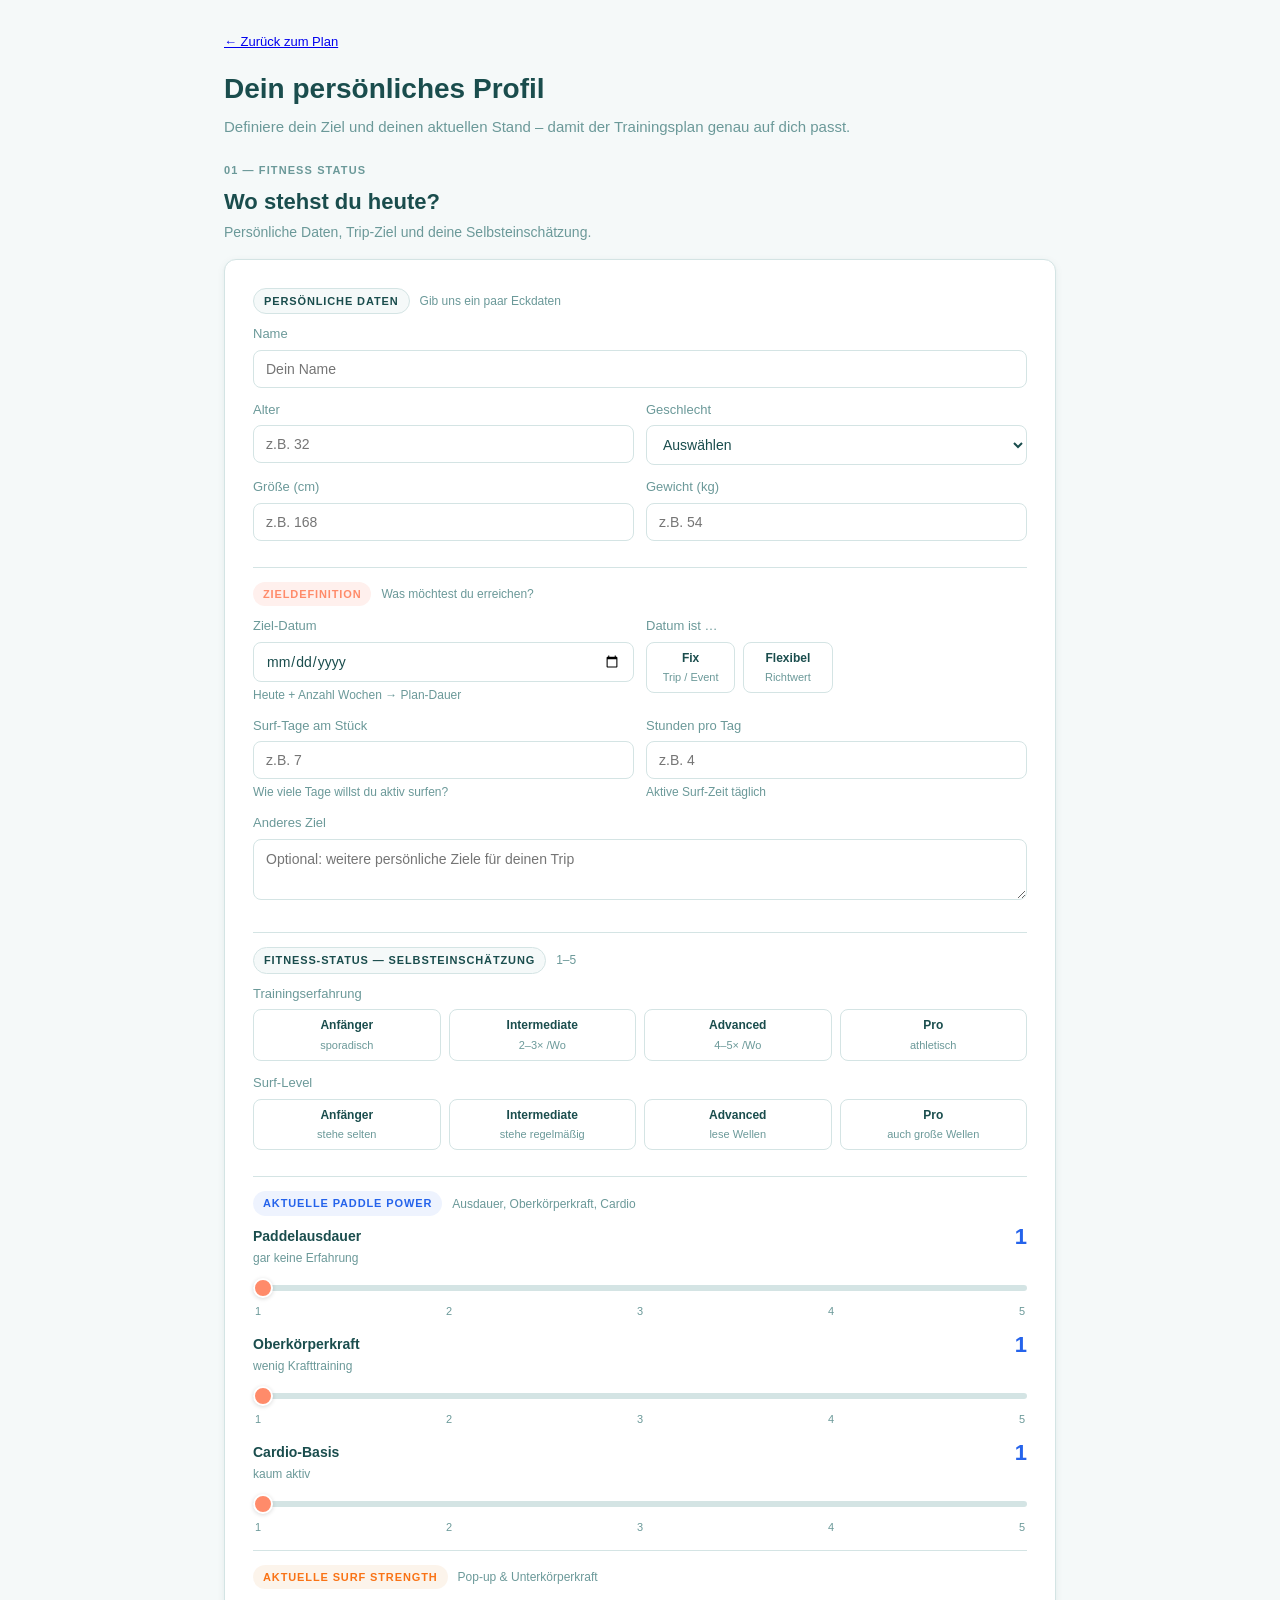
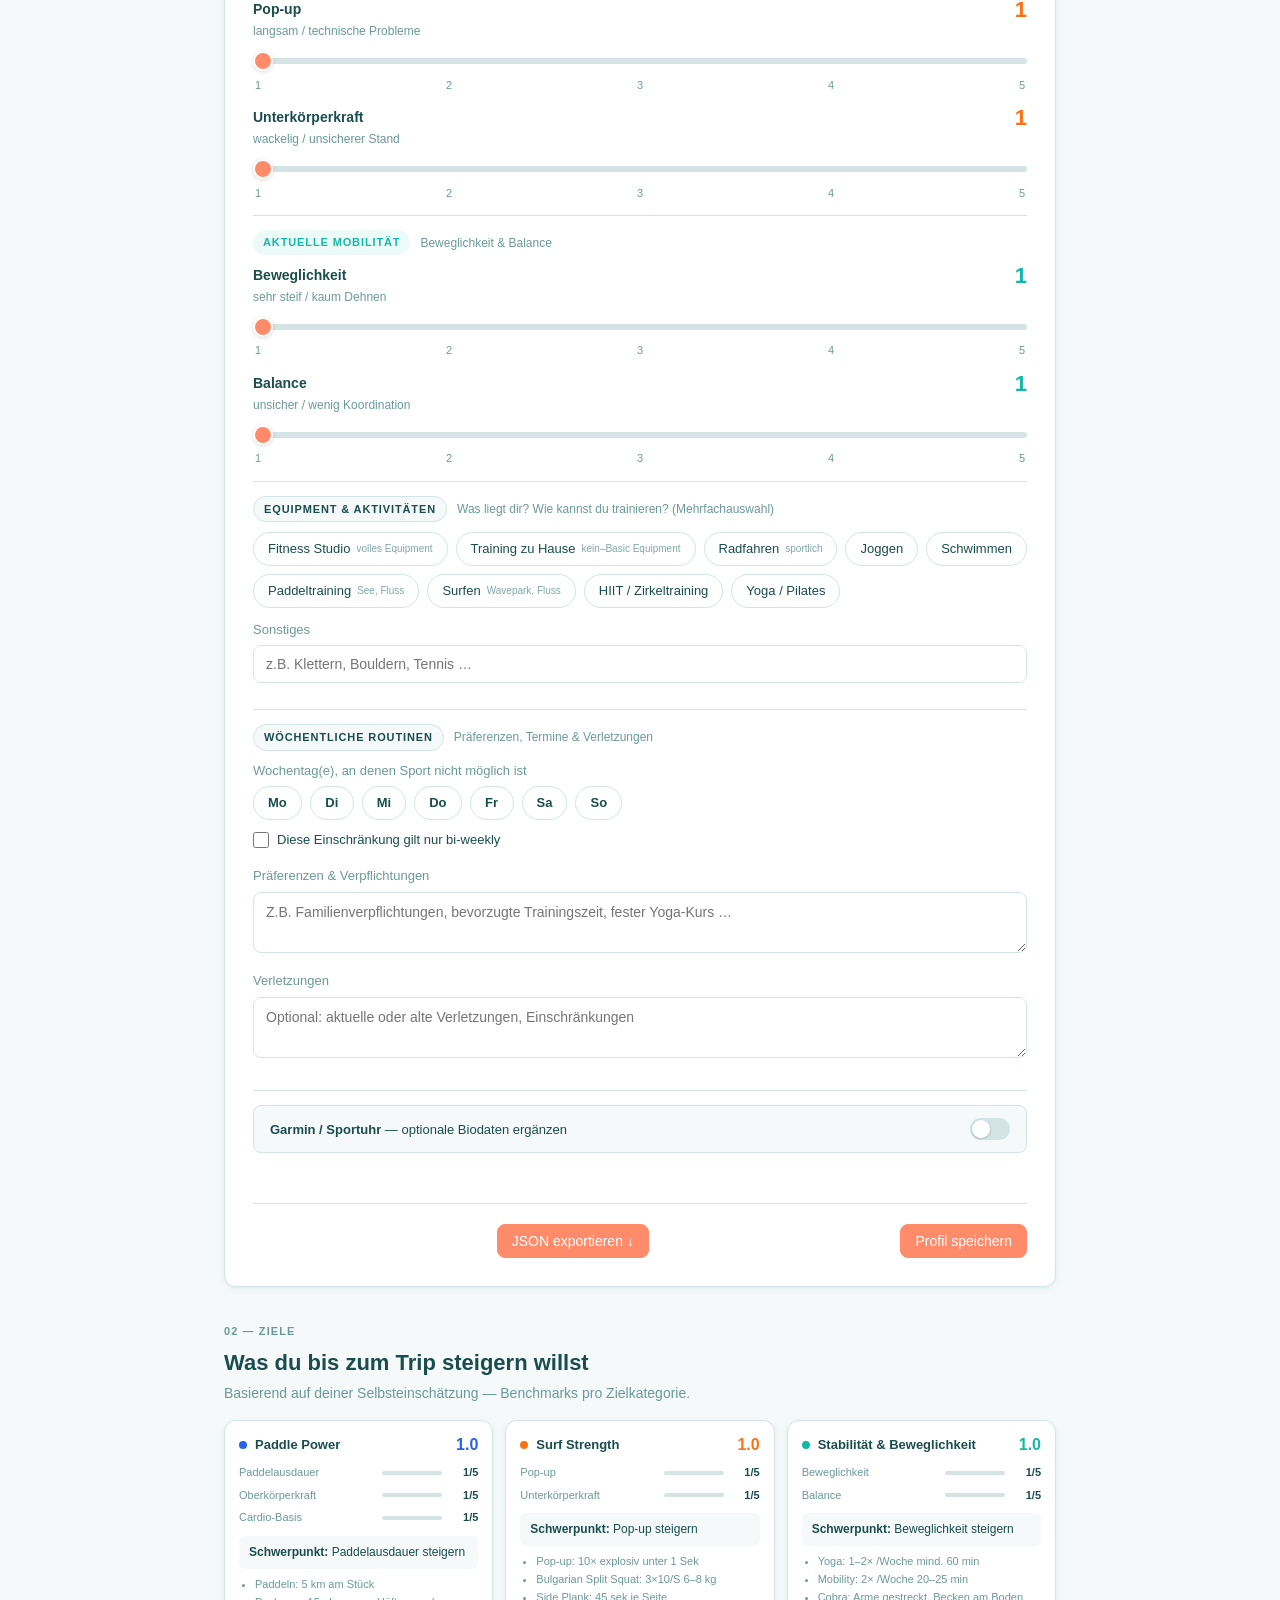
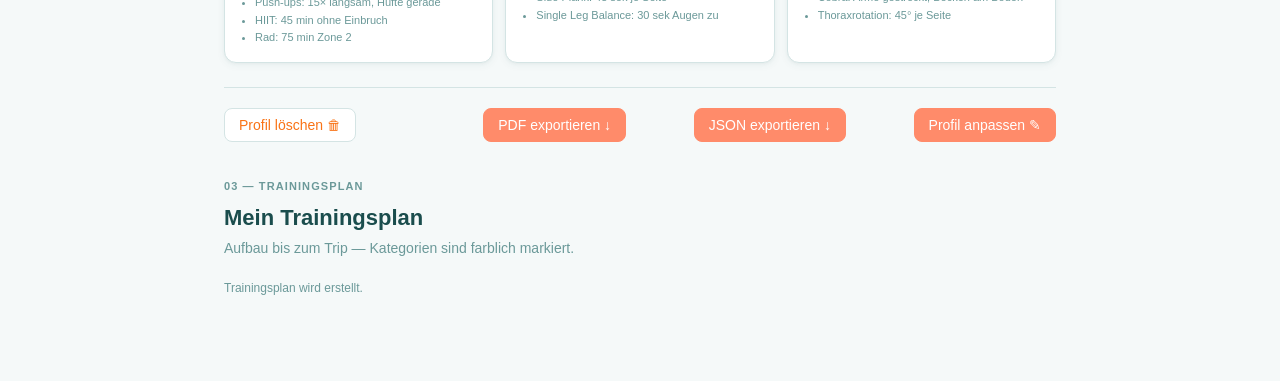
<file: 2026_PGD-FitnessPlanner/pgd-features/inputform/pgd-inputform.html>
<!DOCTYPE html>
<html lang="de">
<head>
  <meta charset="UTF-8">
  <meta name="viewport" content="width=device-width, initial-scale=1.0">
  <title>PDG - Surf Profil</title>
  <link rel="stylesheet" href="../../shared/styles.css">
</head>
<body class="form-page">

  <div class="header">
    <div class="header-eyebrow"><a href="../../index.html">← Zurück zum Plan</a></div>
    <h1>Dein persönliches Profil</h1>
    <p>Definiere dein Ziel und deinen aktuellen Stand – damit der Trainingsplan genau auf dich passt.</p>
  </div>

  <!-- ============================================
       ABSCHNITT 1: FITNESS STATUS
       ============================================ -->
  <section class="page-section" id="page-status">
    <div class="page-section-header">
      <div class="page-section-eyebrow">01 — Fitness Status</div>
      <h2>Wo stehst du heute?</h2>
      <p>Persönliche Daten, Trip-Ziel und deine Selbsteinschätzung.</p>
    </div>

    <!-- VIEW MODE (Read-only Darstellung) -->
    <div class="status-view" id="status-view" hidden>
      <div class="status-view-grid" id="status-view-grid"></div>
    </div>

    <!-- EDIT MODE (Eingabe) -->
    <div class="main status-edit" id="status-edit">

      <!-- 1. Persönliche Daten -->
      <div class="status-block">
        <div class="block-header">
          <span class="block-tag tag-personal">Persönliche Daten</span>
          <span class="block-hint">Gib uns ein paar Eckdaten</span>
        </div>

        <div class="field-group">
          <label class="field-label" for="name">Name</label>
          <input type="text" id="name" placeholder="Dein Name" autocomplete="given-name" />
        </div>

        <div class="field-row">
          <div class="field-group">
            <label class="field-label" for="alter">Alter</label>
            <input type="number" id="alter" placeholder="z.B. 32" min="16" max="80" />
          </div>
          <div class="field-group">
            <label class="field-label" for="geschlecht">Geschlecht</label>
            <select id="geschlecht">
              <option value="">Auswählen</option>
              <option value="w">Weiblich</option>
              <option value="m">Männlich</option>
              <option value="d">Divers</option>
            </select>
          </div>
        </div>

        <div class="field-row">
          <div class="field-group">
            <label class="field-label" for="groesse">Größe (cm)</label>
            <input type="number" id="groesse" placeholder="z.B. 168" min="140" max="220" />
          </div>
          <div class="field-group">
            <label class="field-label" for="gewicht">Gewicht (kg)</label>
            <input type="number" id="gewicht" placeholder="z.B. 54" min="40" max="150" />
          </div>
        </div>
      </div>

      <!-- 2. Zieldefinition -->
      <div class="status-block">
        <div class="block-header">
          <span class="block-tag tag-goal">Zieldefinition</span>
          <span class="block-hint">Was möchtest du erreichen?</span>
        </div>

        <div class="field-row">
          <div class="field-group">
            <label class="field-label" for="trip-datum">Ziel-Datum</label>
            <input type="date" id="trip-datum" />
            <div class="field-hint">Heute + Anzahl Wochen → Plan-Dauer</div>
          </div>
          <div class="field-group">
            <label class="field-label">Datum ist …</label>
            <div class="level-group level-group-2">
              <button class="level-btn" data-group="datum-flex" data-value="fix">Fix<div class="level-sub">Trip / Event</div></button>
              <button class="level-btn" data-group="datum-flex" data-value="flexibel">Flexibel<div class="level-sub">Richtwert</div></button>
            </div>
          </div>
        </div>

        <div class="field-row">
          <div class="field-group">
            <label class="field-label" for="surf-tage">Surf-Tage am Stück</label>
            <input type="number" id="surf-tage" placeholder="z.B. 7" min="1" max="30" />
            <div class="field-hint">Wie viele Tage willst du aktiv surfen?</div>
          </div>
          <div class="field-group">
            <label class="field-label" for="surf-stunden">Stunden pro Tag</label>
            <input type="number" id="surf-stunden" placeholder="z.B. 4" min="1" max="10" step="0.5" />
            <div class="field-hint">Aktive Surf-Zeit täglich</div>
          </div>
        </div>

        <div class="field-group">
          <label class="field-label" for="anderes-ziel">Anderes Ziel</label>
          <textarea id="anderes-ziel" rows="2" placeholder="Optional: weitere persönliche Ziele für deinen Trip"></textarea>
        </div>
      </div>

      <!-- 3. Fitness-Status — Selbsteinschätzung -->
      <div class="status-block">
        <div class="block-header">
          <span class="block-tag tag-personal">Fitness-Status — Selbsteinschätzung</span>
          <span class="block-hint">1–5</span>
        </div>

        <div class="field-group">
          <label class="field-label">Trainingserfahrung</label>
          <div class="level-group">
            <button class="level-btn" data-group="training" data-value="anfaenger">
              Anfänger<div class="level-sub">sporadisch</div>
            </button>
            <button class="level-btn" data-group="training" data-value="intermediate">
              Intermediate<div class="level-sub">2–3× /Wo</div>
            </button>
            <button class="level-btn" data-group="training" data-value="advanced">
              Advanced<div class="level-sub">4–5× /Wo</div>
            </button>
            <button class="level-btn" data-group="training" data-value="pro">
              Pro<div class="level-sub">athletisch</div>
            </button>
          </div>
        </div>

        <div class="field-group">
          <label class="field-label">Surf-Level</label>
          <div class="level-group">
            <button class="level-btn" data-group="surf" data-value="anfaenger">
              Anfänger<div class="level-sub">stehe selten</div>
            </button>
            <button class="level-btn" data-group="surf" data-value="intermediate">
              Intermediate<div class="level-sub">stehe regelmäßig</div>
            </button>
            <button class="level-btn" data-group="surf" data-value="advanced">
              Advanced<div class="level-sub">lese Wellen</div>
            </button>
            <button class="level-btn" data-group="surf" data-value="pro">
              Pro<div class="level-sub">auch große Wellen</div>
            </button>
          </div>
        </div>
      </div>

      <!-- Aktuelle Paddle Power -->
      <div class="status-block">
        <div class="block-header">
          <span class="block-tag tag-paddle">Aktuelle Paddle Power</span>
          <span class="block-hint">Ausdauer, Oberkörperkraft, Cardio</span>
        </div>

        <div class="scale-field">
          <div class="scale-header">
            <div>
              <div class="scale-name">Paddelausdauer</div>
              <div class="scale-desc" id="desc-paddelausdauer"></div>
            </div>
            <div class="scale-value accent-paddle" id="val-paddelausdauer">1</div>
          </div>
          <input type="range" class="range-paddle" min="1" max="5" value="1" step="1" id="range-paddelausdauer" data-key="paddelausdauer" data-category="paddle">
          <div class="scale-ticks"><span class="scale-tick">1</span><span class="scale-tick">2</span><span class="scale-tick">3</span><span class="scale-tick">4</span><span class="scale-tick">5</span></div>
        </div>

        <div class="scale-field">
          <div class="scale-header">
            <div>
              <div class="scale-name">Oberkörperkraft</div>
              <div class="scale-desc" id="desc-okoerper"></div>
            </div>
            <div class="scale-value accent-paddle" id="val-okoerper">1</div>
          </div>
          <input type="range" class="range-paddle" min="1" max="5" value="1" step="1" id="range-okoerper" data-key="okoerper" data-category="paddle">
          <div class="scale-ticks"><span class="scale-tick">1</span><span class="scale-tick">2</span><span class="scale-tick">3</span><span class="scale-tick">4</span><span class="scale-tick">5</span></div>
        </div>

        <div class="scale-field">
          <div class="scale-header">
            <div>
              <div class="scale-name">Cardio-Basis</div>
              <div class="scale-desc" id="desc-cardio"></div>
            </div>
            <div class="scale-value accent-paddle" id="val-cardio">1</div>
          </div>
          <input type="range" class="range-paddle" min="1" max="5" value="1" step="1" id="range-cardio" data-key="cardio" data-category="paddle">
          <div class="scale-ticks"><span class="scale-tick">1</span><span class="scale-tick">2</span><span class="scale-tick">3</span><span class="scale-tick">4</span><span class="scale-tick">5</span></div>
        </div>
      </div>

      <!-- Aktuelle Surf Strength -->
      <div class="status-block">
        <div class="block-header">
          <span class="block-tag tag-strength">Aktuelle Surf Strength</span>
          <span class="block-hint">Pop-up & Unterkörperkraft</span>
        </div>

        <div class="scale-field">
          <div class="scale-header">
            <div>
              <div class="scale-name">Pop-up</div>
              <div class="scale-desc" id="desc-popup"></div>
            </div>
            <div class="scale-value accent-strength" id="val-popup">1</div>
          </div>
          <input type="range" class="range-strength" min="1" max="5" value="1" step="1" id="range-popup" data-key="popup" data-category="strength">
          <div class="scale-ticks"><span class="scale-tick">1</span><span class="scale-tick">2</span><span class="scale-tick">3</span><span class="scale-tick">4</span><span class="scale-tick">5</span></div>
        </div>

        <div class="scale-field">
          <div class="scale-header">
            <div>
              <div class="scale-name">Unterkörperkraft</div>
              <div class="scale-desc" id="desc-stabilitaet"></div>
            </div>
            <div class="scale-value accent-strength" id="val-stabilitaet">1</div>
          </div>
          <input type="range" class="range-strength" min="1" max="5" value="1" step="1" id="range-stabilitaet" data-key="stabilitaet" data-category="strength">
          <div class="scale-ticks"><span class="scale-tick">1</span><span class="scale-tick">2</span><span class="scale-tick">3</span><span class="scale-tick">4</span><span class="scale-tick">5</span></div>
        </div>
      </div>

      <!-- Aktuelle Mobilität -->
      <div class="status-block">
        <div class="block-header">
          <span class="block-tag tag-mobility">Aktuelle Mobilität</span>
          <span class="block-hint">Beweglichkeit & Balance</span>
        </div>

        <div class="scale-field">
          <div class="scale-header">
            <div>
              <div class="scale-name">Beweglichkeit</div>
              <div class="scale-desc" id="desc-beweglichkeit"></div>
            </div>
            <div class="scale-value accent-mobility" id="val-beweglichkeit">1</div>
          </div>
          <input type="range" class="range-mobility" min="1" max="5" value="1" step="1" id="range-beweglichkeit" data-key="beweglichkeit" data-category="mobility">
          <div class="scale-ticks"><span class="scale-tick">1</span><span class="scale-tick">2</span><span class="scale-tick">3</span><span class="scale-tick">4</span><span class="scale-tick">5</span></div>
        </div>

        <div class="scale-field">
          <div class="scale-header">
            <div>
              <div class="scale-name">Balance</div>
              <div class="scale-desc" id="desc-balance"></div>
            </div>
            <div class="scale-value accent-mobility" id="val-balance">1</div>
          </div>
          <input type="range" class="range-mobility" min="1" max="5" value="1" step="1" id="range-balance" data-key="balance" data-category="mobility">
          <div class="scale-ticks"><span class="scale-tick">1</span><span class="scale-tick">2</span><span class="scale-tick">3</span><span class="scale-tick">4</span><span class="scale-tick">5</span></div>
        </div>
      </div>

      <!-- Equipment, Routinen & Präferenzen -->
      <div class="status-block">
        <div class="block-header">
          <span class="block-tag tag-personal">Equipment & Aktivitäten</span>
          <span class="block-hint">Was liegt dir? Wie kannst du trainieren? (Mehrfachauswahl)</span>
        </div>

        <div class="field-group">
          <div class="chip-group" id="chip-group-equipment">
            <button class="chip" data-value="studio">Fitness Studio<span class="chip-sub">volles Equipment</span></button>
            <button class="chip" data-value="home">Training zu Hause<span class="chip-sub">kein–Basic Equipment</span></button>
            <button class="chip" data-value="rad">Radfahren<span class="chip-sub">sportlich</span></button>
            <button class="chip" data-value="joggen">Joggen</button>
            <button class="chip" data-value="schwimmen">Schwimmen</button>
            <button class="chip" data-value="paddeln">Paddeltraining<span class="chip-sub">See, Fluss</span></button>
            <button class="chip" data-value="surfen">Surfen<span class="chip-sub">Wavepark, Fluss</span></button>
            <button class="chip" data-value="hiit">HIIT / Zirkeltraining</button>
            <button class="chip" data-value="yoga">Yoga / Pilates</button>
          </div>
        </div>

        <div class="field-group">
          <label class="field-label" for="equipment-sonstiges">Sonstiges</label>
          <input type="text" id="equipment-sonstiges" placeholder="z.B. Klettern, Bouldern, Tennis …" />
        </div>
      </div>

      <!-- Wöchentliche Routinen -->
      <div class="status-block">
        <div class="block-header">
          <span class="block-tag tag-personal">Wöchentliche Routinen</span>
          <span class="block-hint">Präferenzen, Termine & Verletzungen</span>
        </div>

        <div class="field-group">
          <label class="field-label">Wochentag(e), an denen Sport nicht möglich ist</label>
          <div class="chip-group" id="chip-group-weekdays">
            <button class="chip chip-day" data-value="mo">Mo</button>
            <button class="chip chip-day" data-value="di">Di</button>
            <button class="chip chip-day" data-value="mi">Mi</button>
            <button class="chip chip-day" data-value="do">Do</button>
            <button class="chip chip-day" data-value="fr">Fr</button>
            <button class="chip chip-day" data-value="sa">Sa</button>
            <button class="chip chip-day" data-value="so">So</button>
          </div>
          <label class="checkbox-row">
            <input type="checkbox" id="weekdays-biweekly" />
            <span>Diese Einschränkung gilt nur bi-weekly</span>
          </label>
        </div>

        <div class="field-group">
          <label class="field-label" for="praeferenzen">Präferenzen & Verpflichtungen</label>
          <textarea id="praeferenzen" rows="2" placeholder="Z.B. Familienverpflichtungen, bevorzugte Trainingszeit, fester Yoga-Kurs …"></textarea>
        </div>

        <div class="field-group">
          <label class="field-label" for="verletzungen">Verletzungen</label>
          <textarea id="verletzungen" rows="2" placeholder="Optional: aktuelle oder alte Verletzungen, Einschränkungen"></textarea>
        </div>
      </div>

      <!-- Garmin (optional) -->
      <div class="status-block">
        <div class="garmin-toggle" id="garmin-toggle-paddle">
          <div class="garmin-toggle-label"><strong>Garmin / Sportuhr</strong> — optionale Biodaten ergänzen</div>
          <div class="toggle-switch" id="toggle-garmin-paddle"><div class="toggle-knob"></div></div>
        </div>

        <div class="garmin-fields" id="garmin-paddle">
          <div class="garmin-grid">
            <div class="garmin-field">
              <label for="vo2max">VO2max (ml/kg/min)</label>
              <input type="number" id="vo2max" placeholder="z.B. 42" min="20" max="90" />
            </div>
            <div class="garmin-field">
              <label for="ruhe-hf">Ruheherzfrequenz (bpm)</label>
              <input type="number" id="ruhe-hf" placeholder="z.B. 58" min="30" max="100" />
            </div>
            <div class="garmin-field">
              <label for="hrv">HRV (ms)</label>
              <input type="number" id="hrv" placeholder="z.B. 45" min="10" max="200" />
            </div>
            <div class="garmin-field">
              <label for="body-battery">Body Battery (0–100)</label>
              <input type="number" id="body-battery" placeholder="z.B. 72" min="0" max="100" />
            </div>
            <div class="garmin-field">
              <label for="load">Wöch. Trainingsbelastung</label>
              <input type="number" id="load" placeholder="z.B. 320" min="0" max="2000" />
            </div>
            <div class="garmin-field">
              <label for="garmin-status">Trainingsstatus</label>
              <select id="garmin-status">
                <option value="">Auswählen</option>
                <option>Unproduktiv</option>
                <option>Basis</option>
                <option>Aerob</option>
                <option>Spitzenform</option>
              </select>
            </div>
          </div>
        </div>
      </div>

      <div class="nav-bar">
        <button class="btn btn-export" id="btn-export">JSON exportieren ↓</button>
        <button class="btn btn-submit" id="btn-submit">Profil speichern →</button>
      </div>
    </div>
  </section>

  <!-- ============================================
       ABSCHNITT 2: ZIELE
       ============================================ -->
  <section class="page-section" id="page-goals">
    <div class="page-section-header">
      <div class="page-section-eyebrow">02 — Ziele</div>
      <h2>Was du bis zum Trip steigern willst</h2>
      <p>Basierend auf deiner Selbsteinschätzung — Benchmarks pro Zielkategorie.</p>
    </div>

    <div class="goals-grid" id="goals-grid">
      <!-- Goal cards rendered by JS -->
    </div>

    <div class="nav-bar" id="goals-nav-bar" hidden>
      <button class="btn btn-danger" id="btn-delete-user">Profil löschen 🗑</button>
      <button class="btn btn-export" id="btn-export-pdf">PDF exportieren ↓</button>
      <button class="btn btn-export" id="btn-export-view">JSON exportieren ↓</button>
      <button class="btn btn-submit" id="btn-edit">Profil anpassen ✎</button>
    </div>
  </section>

  <!-- ============================================
       ABSCHNITT 3: TRAININGSPLAN
       ============================================ -->
  <section class="page-section" id="page-plan">
    <div class="page-section-header">
      <div class="page-section-eyebrow">03 — Trainingsplan</div>
      <h2>Mein Trainingsplan</h2>
      <p>Aufbau bis zum Trip — Kategorien sind farblich markiert.</p>
    </div>

    <div class="plan-overview" id="plan-overview">
      <!-- Plan rows rendered by JS -->
    </div>
  </section>

  <!-- PDF Export Container (nur beim Drucken sichtbar) -->
  <div id="pdf-print-root" aria-hidden="true"></div>

  <script src="pgd-inputform.js"></script>
</body>
</html>
</file>
<file: 2026_PGD-FitnessPlanner/shared/styles.css>
/* ===================================
   PDG SURF FITNESS PLANNER
   Maldives Theme
   =================================== */

   :root {
    /* Colors */
    --bg: #f5f9f9;
    --surface: #ffffff;
    --border: #d4e4e4;
    --text: #1a4d4d;
    --muted: #6b9999;
    --accent: #ff8b6a;
    --accent-soft: #fff0ed;
    --success: #14b8a6;
    --success-soft: #d1fae5;
    --success-border: #7dd3c0;
  
    /* Sport Categories — Farbe folgt der Ziel-Gruppe (Paddel Power = Blau, Surf Strength = Orange, Stabilität = Teal, Erholung = Grün) */
    --cat-mobility: #14b8a6;
    --cat-yoga: #14b8a6;
    --cat-balance: #14b8a6;
    --cat-rad: #2563eb;
    --cat-laufen: #2563eb;
    --cat-paddeln: #2563eb;
    --cat-schwimmen: #2563eb;
    --cat-kraft-upper: #2563eb;
    --cat-kraft: #f97316;
    --cat-kraft-lower: #f97316;
    --cat-hiit: #f97316;
    --cat-popup: #f97316;
    --cat-surfen-eisbach: #f97316;
    --cat-surfen-o2: #f97316;
    --cat-surfen-jochen: #f97316;
    --cat-erholung: #22c55e;

    /* Form Accent Aliases (used by inputform.js) */
    --accent-paddle: var(--cat-paddeln);
    --accent-strength: var(--cat-kraft);
    --accent-mobility: var(--cat-mobility);

    /* Design Tokens */
    --radius: 12px;
    --shadow: 0 2px 8px rgba(26, 77, 77, 0.06), 0 1px 3px rgba(26, 77, 77, 0.04);
    --shadow-md: 0 4px 16px rgba(26, 77, 77, 0.08);
  }
  
  /* ===== BASE ===== */
  * {
    box-sizing: border-box;
    margin: 0;
    padding: 0;
  }
  
  body {
    font-family: -apple-system, BlinkMacSystemFont, "Segoe UI", Roboto, "Helvetica Neue", Arial, sans-serif;
    background: var(--bg);
    color: var(--text);
    font-size: 15px;
    line-height: 1.5;
    min-height: 100vh;
  }
  
  /* ===== HEADER ===== */
  .app-header {
    background: var(--surface);
    border-bottom: 1px solid var(--border);
    padding: 24px 32px 20px;
  }
  
  .header-top {
    display: flex;
    justify-content: space-between;
    align-items: center;
    gap: 16px;
    margin-bottom: 18px;
    flex-wrap: wrap;
  }

  .header-actions {
    display: flex;
    gap: 12px;
    align-items: center;
    flex-wrap: wrap;
  }

  .user-picker {
    display: inline-flex;
    align-items: center;
    gap: 6px;
    padding: 4px 6px 4px 10px;
    border: 1px solid var(--border);
    border-radius: 8px;
    background: var(--surface);
  }
  .user-picker-label {
    font-size: 11px;
    text-transform: uppercase;
    letter-spacing: 0.06em;
    color: var(--muted);
  }
  .user-select {
    border: 0;
    background: transparent;
    font-family: inherit;
    font-size: 14px;
    font-weight: 500;
    color: var(--text);
    padding: 4px 4px 4px 0;
    cursor: pointer;
  }
  .user-select:focus { outline: none; }

  .empty-state {
    max-width: 600px;
    margin: 48px auto;
    padding: 24px;
  }
  .empty-card {
    background: var(--surface);
    border: 1px solid var(--border);
    border-radius: var(--radius);
    padding: 32px;
    text-align: center;
    box-shadow: var(--shadow-md);
  }
  .empty-card h2 {
    font-size: 22px;
    margin-bottom: 12px;
  }
  .empty-card p {
    color: var(--muted);
    font-size: 14px;
    margin-bottom: 20px;
    line-height: 1.5;
  }
  .empty-user-list {
    display: flex;
    flex-wrap: wrap;
    gap: 8px;
    justify-content: center;
    margin-bottom: 20px;
  }
  .empty-user-list p {
    width: 100%;
    margin-bottom: 6px;
    font-size: 12px;
    text-transform: uppercase;
    letter-spacing: 0.08em;
  }

  /* Progress-Overlay für lange Aktionen (z. B. Claude-API-Plan-Generierung) */
  .progress-overlay {
    position: fixed;
    inset: 0;
    background: rgba(26, 77, 77, 0.55);
    display: flex;
    align-items: center;
    justify-content: center;
    z-index: 1000;
  }
  .progress-overlay[hidden] { display: none; }
  .progress-card {
    background: var(--surface);
    border-radius: var(--radius);
    padding: 28px 36px;
    box-shadow: var(--shadow-md);
    display: flex;
    align-items: center;
    gap: 16px;
    max-width: 480px;
  }
  .progress-text {
    font-size: 14px;
    color: var(--text);
    font-weight: 500;
  }
  .spinner {
    width: 24px;
    height: 24px;
    border: 3px solid var(--border);
    border-top-color: var(--accent);
    border-radius: 50%;
    animation: spin 0.8s linear infinite;
    flex-shrink: 0;
  }
  @keyframes spin {
    to { transform: rotate(360deg); }
  }

  .fs-status {
    font-size: 12px;
    padding: 6px 10px;
    border-radius: 6px;
    margin-bottom: 6px;
    display: inline-block;
  }

  .fs-status.off { background: var(--bg); color: var(--muted); border: 1px solid var(--border); }
  .fs-status.on { background: var(--success-soft); color: var(--success); border: 1px solid var(--success-border); }
  .fs-status.warn { background: var(--accent-soft); color: var(--accent); border: 1px solid var(--accent); }
  
  .phase-name {
    margin: 0;
    font-size: 26px;
    font-weight: 700;
    display: inline-flex;
    align-items: center;
    gap: 10px;
  }
  
  .phase-icon {
    font-size: 26px;
  }
  
  /* ===== BUTTONS ===== */
  .btn {
    display: inline-flex;
    align-items: center;
    justify-content: center;
    padding: 8px 14px;
    border-radius: 8px;
    border: 1px solid var(--border);
    background: var(--surface);
    color: var(--text);
    font-size: 14px;
    font-weight: 500;
    cursor: pointer;
    transition: all 0.15s;
    font-family: inherit;
  }
  
  .btn:hover {
    background: var(--accent-soft);
  }
  
  .btn-primary {
    background: var(--accent);
    color: white;
    border-color: var(--accent);
    text-decoration: none;
  }

  .btn-primary:hover {
    background: #ff7452;
  }

  .btn-danger {
    background: var(--surface);
    color: var(--cat-hiit);
    border-color: var(--border);
    margin-right: auto;
  }

  .btn-danger:hover {
    background: var(--cat-hiit);
    color: white;
    border-color: var(--cat-hiit);
  }

  /* ===== PROGRESS SECTION ===== */
  .progress-section {
    margin-top: 24px;
    padding: 20px;
    background: var(--surface);
    border: 1px solid var(--border);
    border-radius: var(--radius);
    display: flex;
    flex-direction: column;
    gap: 20px;
  }
  
  .main-goal {}
  
  .goal-header {
    display: flex;
    justify-content: space-between;
    align-items: center;
    margin-bottom: 8px;
  }
  
  .goal-title {
    font-size: 16px;
    font-weight: 600;
    color: var(--text);
  }
  
  .goal-date {
    font-size: 13px;
    color: var(--muted);
  }
  
  .progress-bar {
    height: 8px;
    background: var(--accent-soft);
    border-radius: 999px;
    overflow: hidden;
  }
  
  .progress-bar-sm {
    height: 6px;
  }
  
  .progress-fill {
    height: 100%;
    background: linear-gradient(90deg, var(--success), #059669);
    transition: width 0.4s ease;
  }
  
  .progress-label {
    margin-top: 6px;
    font-size: 13px;
    color: var(--muted);
  }
  
  .sub-goals {
    display: grid;
    grid-template-columns: repeat(3, 1fr);
    gap: 16px;
  }
  
  .sub-goal {}
  
  .sub-goal-title {
    font-size: 14px;
    font-weight: 600;
    color: var(--text);
    margin-bottom: 6px;
  }
  
  .sub-goal-label {
    font-size: 12px;
    color: var(--muted);
    margin-top: 4px;
  }
  
  /* ===== WEEK TABS ===== */
  .week-tabs-wrapper {
    background: var(--surface);
    border-top: 1px solid var(--border);
    border-bottom: 2px solid var(--border);
    box-shadow: var(--shadow);
  }
  
  .week-tabs {
    max-width: 880px;
    margin: 0 auto;
    padding: 16px 0 0;
    display: flex;
    gap: 8px;
    overflow-x: auto;
    scrollbar-width: none;
  }

  .week-tabs::-webkit-scrollbar {
    display: none;
  }
  
  .week-tab {
    padding: 14px 18px 12px;
    border: none;
    background: transparent;
    cursor: pointer;
    border-bottom: 3px solid transparent;
    margin-bottom: -2px;
    white-space: nowrap;
    font-family: inherit;
    display: flex;
    flex-direction: column;
    gap: 3px;
    align-items: flex-start;
    transition: all 0.2s;
  }
  
  .week-tab:hover {
    background: var(--accent-soft);
  }
  
  .week-tab.active {
    background: var(--surface);
    border-bottom-color: var(--accent);
  }
  
  .week-tab.past.completed {
    background: var(--success-soft);
    border-bottom-color: var(--success);
  }

  .week-tab.past.incomplete {
    background: var(--border);
    border-bottom-color: var(--muted);
  }

  .week-num {
    font-size: 13px;
    font-weight: 400;
    color: var(--text);
    transition: color 0.15s;
  }

  .week-tab.active .week-num {
    color: var(--accent);
  }

  .week-tab.past.completed .week-num {
    color: var(--success);
  }

  .week-tab.past.incomplete .week-num {
    color: var(--muted);
  }

  .week-dates {
    font-size: 11px;
    font-weight: 400;
    color: var(--muted);
    opacity: 0.8;
  }

  .week-tab.active .week-dates {
    color: var(--accent);
  }

  .week-tab.past.completed .week-dates {
    color: var(--success);
  }

  .week-tab.past.incomplete .week-dates {
    color: var(--muted);
  }

  .week-phase {
    font-size: 14px;
    font-weight: 600;
    color: var(--text);
    transition: color 0.15s;
  }

  .week-tab.active .week-phase {
    color: var(--accent);
  }

  .week-tab.past.completed .week-phase {
    color: var(--success);
  }

  .week-tab.past.incomplete .week-phase {
    color: var(--muted);
  }
  
  /* ===== WEEK VIEW ===== */
  .week-view {
    padding: 24px 32px 48px;
    max-width: 880px;
    margin: 0 auto;
  }
  
  .week-container {
    padding: 24px;
    background: var(--surface);
    border: 1px solid var(--border);
    border-radius: var(--radius);
  }
  
  .week-header {
    display: flex;
    justify-content: space-between;
    align-items: flex-start;
    margin-bottom: 20px;
    gap: 16px;
  }
  
  .week-title-block {
    flex: 1;
  }
  
  .week-eyebrow {
    font-size: 11px;
    font-weight: 700;
    color: var(--muted);
    text-transform: uppercase;
    letter-spacing: 0.08em;
  }
  
  .week-goal {
    margin: 4px 0;
    font-size: 22px;
    font-weight: 700;
    color: var(--text);
    line-height: 1.3;
  }
  
  .week-progress {
    font-size: 13px;
    color: var(--muted);
  }
  
  /* ===== DAYS LIST ===== */
  .days-list {
    display: flex;
    flex-direction: column;
    gap: 8px;
  }
  
  .day-card {
    background: var(--surface);
    border: 1px solid var(--border);
    border-radius: var(--radius);
    overflow: hidden;
    transition: box-shadow 0.15s;
  }
  
  .day-card:hover {
    box-shadow: var(--shadow);
  }
  
  /* Date Header */
  .day-date-header {
    display: flex;
    align-items: center;
    justify-content: space-between;
    padding: 12px 16px 8px;
    border-bottom: 1px solid var(--border);
  }
  
  .day-date-left {
    display: flex;
    align-items: center;
    gap: 8px;
  }
  
  .expand-icon {
    background: none;
    border: none;
    cursor: pointer;
    padding: 4px;
    color: var(--muted);
    font-size: 14px;
    transition: transform 0.2s;
    flex-shrink: 0;
  }
  
  .day-card.open .expand-icon {
    transform: rotate(90deg);
  }
  
  .day-title {
    font-size: 18px;
    font-weight: 700;
    color: var(--text);
  }
  
  /* Split Layout */
  .day-split {
    display: flex;
  }
  
  .day-left {
    flex: 1;
    border-right: 1px solid var(--border);
  }
  
  .day-right {
    min-width: 200px;
    padding: 12px 16px;
    display: flex;
    flex-direction: column;
    gap: 8px;
  }
  
  /* Workout Item (row + optional description) */
  .workout-item {
    border-bottom: 1px solid var(--border);
  }

  .workout-item:last-child {
    border-bottom: none;
  }

  /* Workout Row */
  .workout-row {
    display: flex;
    align-items: center;
    gap: 14px;
    padding: 12px 16px;
  }

  .workout-details {
    display: none;
    list-style: disc;
    padding: 0 16px 12px 78px;
    font-size: 12px;
    color: var(--muted);
    line-height: 1.5;
  }

  .day-card.open .workout-details {
    display: block;
  }

  .workout-details li {
    margin-bottom: 2px;
  }
  
  .day-check {
    width: 28px;
    height: 28px;
    border-radius: 50%;
    border: 2px solid #d6d3d1;
    background: var(--surface);
    cursor: pointer;
    display: inline-flex;
    align-items: center;
    justify-content: center;
    flex-shrink: 0;
    padding: 0;
    transition: all 0.15s;
    color: transparent;
    font-size: 15px;
    font-weight: 700;
    font-family: inherit;
  }
  
  .day-check:hover {
    border-color: var(--muted);
  }
  
  .day-check.checked {
    background: var(--success);
    border-color: var(--success);
    color: white;
  }
  
  .category-badge {
    display: inline-flex;
    padding: 2px 8px;
    border-radius: 999px;
    font-size: 10px;
    font-weight: 700;
    text-transform: uppercase;
    letter-spacing: 0.06em;
    color: white;
    flex-shrink: 0;
  }
  
  .category-badge.mobility { background: var(--cat-mobility); }
  .category-badge.yoga { background: var(--cat-yoga); }
  .category-badge.balance { background: var(--cat-balance); }
  .category-badge.rad { background: var(--cat-rad); }
  .category-badge.laufen { background: var(--cat-laufen); }
  .category-badge.paddeln { background: var(--cat-paddeln); }
  .category-badge.schwimmen { background: var(--cat-schwimmen); }
  .category-badge.kraft { background: var(--cat-kraft); }
  .category-badge.kraft-upper { background: var(--cat-kraft-upper); }
  .category-badge.kraft-lower { background: var(--cat-kraft-lower); }
  .category-badge.hiit { background: var(--cat-hiit); }
  .category-badge.popup { background: var(--cat-popup); }
  .category-badge.surfen-eisbach { background: var(--cat-surfen-eisbach); }
  .category-badge.surfen-o2 { background: var(--cat-surfen-o2); }
  .category-badge.surfen-jochen { background: var(--cat-surfen-jochen); }
  .category-badge.erholung { background: var(--cat-erholung); }
  
  .workout-duration {
    font-size: 14px;
    color: var(--muted);
    font-weight: 500;
    min-width: 60px;
  }
  
  .workout-title {
    font-size: 16px;
    font-weight: 600;
    color: var(--text);
    flex: 1;
  }

  .edit-icon {
    background: none;
    border: none;
    cursor: pointer;
    padding: 4px;
    display: inline-flex;
    align-items: center;
    justify-content: center;
    color: var(--muted);
    transition: color 0.15s;
    flex-shrink: 0;
  }

  .edit-icon:hover {
    color: var(--text);
  }
  
  /* Right Side */
  .weather-icon {
    font-size: 20px;
    margin-bottom: 4px;
  }
  
  .events-list {
    display: flex;
    align-items: flex-start;
    gap: 8px;
  }
  
  .event-item {
    font-size: 20px;
  }
  
  .event-details {
    display: flex;
    flex-direction: column;
    gap: 6px;
  }
  
  .event {
    font-size: 13px;
    color: var(--text);
  }
  
  /* Expanded Details */
  .day-body {
    padding: 16px;
    background: var(--surface);
    border-top: 1px solid var(--border);
  }
  
  .workout-detail {
    margin-bottom: 16px;
  }
  
  .detail-header {
    display: flex;
    justify-content: space-between;
    align-items: center;
    margin-bottom: 12px;
  }
  
  .detail-header h4 {
    font-size: 16px;
    font-weight: 600;
    color: var(--text);
  }
  
  .edit-link {
    font-size: 12px;
    color: var(--muted);
    background: none;
    border: 1px solid var(--border);
    padding: 4px 10px;
    border-radius: 6px;
    cursor: pointer;
    font-family: inherit;
  }
  
  .edit-link:hover {
    background: var(--surface);
    color: var(--text);
  }
  
  .detail-list {
    list-style: disc;
    padding-left: 18px;
    font-size: 13px;
    color: var(--muted);
    line-height: 1.55;
  }
  
  .detail-list li {
    margin-bottom: 2px;
  }
  
  .add-training {
    width: 100%;
    padding: 8px;
    background: var(--surface);
    border: 1px solid var(--border);
    border-radius: 6px;
    font-size: 12px;
    color: var(--muted);
    cursor: pointer;
    font-family: inherit;
    text-align: center;
  }
  
  .add-training:hover {
    background: var(--accent-soft);
    color: var(--text);
  }
  
  /* ===== DAY BODY TOGGLE ===== */
  .day-body {
    display: none;
  }

  .day-card.open .day-body {
    display: block;
  }

  .day-card.completed {
    border-color: var(--success-border);
    background: var(--success-soft);
  }

  /* When no events/weather on the right, hide the divider */
  .day-left.full {
    border-right: none;
  }

  .day-empty {
    padding: 12px 16px;
    color: var(--muted);
    font-size: 14px;
    font-style: italic;
  }

  .week-num.current {
    font-weight: 700;
  }

  /* ===== EDIT DIALOG ===== */
  .edit-dialog {
    border: 1px solid var(--border);
    border-radius: var(--radius);
    padding: 24px;
    width: min(420px, 90vw);
    box-shadow: var(--shadow-md);
    background: var(--surface);
    color: var(--text);
  }

  .edit-dialog::backdrop {
    background: rgba(26, 77, 77, 0.4);
  }

  .edit-dialog h2 {
    margin-bottom: 8px;
    font-size: 18px;
    font-weight: 700;
  }

  .edit-unit-title {
    font-size: 14px;
    color: var(--muted);
    margin-bottom: 16px;
  }

  .edit-dialog label {
    display: block;
    font-size: 13px;
    color: var(--muted);
    margin-bottom: 12px;
  }

  .edit-dialog select,
  .edit-dialog input,
  .edit-dialog textarea {
    display: block;
    width: 100%;
    margin-top: 4px;
    padding: 8px 10px;
    border: 1px solid var(--border);
    border-radius: 6px;
    font-family: inherit;
    font-size: 14px;
    background: var(--surface);
    color: var(--text);
  }

  .edit-dialog textarea {
    resize: vertical;
    min-height: 90px;
    line-height: 1.4;
  }

  .add-unit-btn {
    display: inline-flex;
    align-items: center;
    gap: 6px;
    background: var(--surface);
    border: 1px dashed var(--border);
    color: var(--muted);
    padding: 6px 14px;
    border-radius: 999px;
    cursor: pointer;
    font-family: inherit;
    font-size: 13px;
    font-weight: 500;
    margin: 4px 16px 12px;
    transition: all 0.15s;
  }
  .add-unit-btn:hover {
    border-color: var(--accent);
    border-style: solid;
    color: var(--accent);
    background: var(--accent-soft);
  }
  .add-unit-btn .plus {
    font-size: 18px;
    line-height: 1;
    font-weight: 600;
  }

  .dialog-actions {
    display: flex;
    justify-content: flex-end;
    gap: 8px;
    margin-top: 16px;
  }

  /* ===================================
     PROFIL / INPUTFORM
     =================================== */

  body.form-page {
    max-width: 880px;
    margin: 0 auto;
    padding: 32px 24px 48px;
  }

  /* ===== PAGE SECTIONS (3 Abschnitte) ===== */
  .page-section {
    margin-bottom: 36px;
  }

  .page-section:last-child {
    margin-bottom: 0;
  }

  .page-section-header {
    margin-bottom: 16px;
  }

  .page-section-eyebrow {
    font-size: 11px;
    font-weight: 700;
    color: var(--muted);
    text-transform: uppercase;
    letter-spacing: 0.1em;
    margin-bottom: 6px;
  }

  .page-section-header h2 {
    font-size: 22px;
    font-weight: 700;
    color: var(--text);
    margin-bottom: 4px;
  }

  .page-section-header p {
    font-size: 14px;
    color: var(--muted);
  }

  /* Status sub-blocks within Section 1 (kompakter Edit-Mode) */
  .status-block {
    padding: 14px 0;
    border-top: 1px solid var(--border);
  }

  .status-block:first-child {
    padding-top: 0;
    border-top: none;
  }

  .status-edit .field-group {
    margin-bottom: 12px;
  }

  .status-edit .field-row {
    margin-bottom: 12px;
  }

  .status-edit .scale-field {
    margin-bottom: 14px;
  }

  .status-edit .scale-header {
    margin-bottom: 8px;
  }

  .status-edit input[type="text"],
  .status-edit input[type="number"],
  .status-edit input[type="date"],
  .status-edit select {
    padding: 8px 10px;
    font-size: 13px;
  }

  .status-edit .level-btn {
    padding: 8px 6px;
    font-size: 12px;
  }

  .block-header {
    display: flex;
    align-items: center;
    gap: 10px;
    margin-bottom: 10px;
    flex-wrap: wrap;
  }

  .block-tag {
    display: inline-block;
    font-size: 11px;
    font-weight: 700;
    letter-spacing: 0.08em;
    text-transform: uppercase;
    padding: 4px 10px;
    border-radius: 999px;
  }

  .block-hint {
    font-size: 12px;
    color: var(--muted);
  }

  body.form-page .header {
    margin-bottom: 24px;
  }

  .header-eyebrow {
    font-size: 13px;
    color: var(--muted);
    margin-bottom: 16px;
  }

  .header-eyebrow a:hover {
    color: var(--text);
  }

  body.form-page h1 {
    font-size: 28px;
    font-weight: 700;
    color: var(--text);
    margin-bottom: 6px;
  }

  body.form-page .header > p {
    font-size: 15px;
    color: var(--muted);
  }

  /* Steps Progress */
  .steps {
    display: flex;
    gap: 6px;
    margin-bottom: 24px;
  }

  .step {
    flex: 1;
    height: 4px;
    border-radius: 999px;
    background: var(--border);
    transition: background 0.2s;
  }

  .step.active {
    background: var(--accent);
  }

  .step.done {
    background: var(--success);
  }

  /* Main / Sections */
  body.form-page .main {
    background: var(--surface);
    border: 1px solid var(--border);
    border-radius: var(--radius);
    padding: 28px;
    box-shadow: var(--shadow);
  }

  .section {
    display: none;
  }

  .section.active {
    display: block;
  }

  .section-header {
    margin-bottom: 20px;
  }

  .section-tag {
    display: inline-block;
    font-size: 11px;
    font-weight: 700;
    letter-spacing: 0.08em;
    text-transform: uppercase;
    padding: 4px 10px;
    border-radius: 999px;
    margin-bottom: 10px;
  }

  .tag-personal { color: var(--text); background: var(--bg); border: 1px solid var(--border); }
  .tag-goal     { color: var(--accent); background: var(--accent-soft); }
  .tag-paddle   { color: var(--cat-paddeln); background: rgba(37, 99, 235, 0.08); }
  .tag-strength { color: var(--cat-kraft); background: rgba(217, 119, 6, 0.08); }
  .tag-mobility { color: var(--cat-mobility); background: rgba(20, 184, 166, 0.08); }

  .section h2 {
    font-size: 22px;
    font-weight: 700;
    color: var(--text);
    margin-bottom: 4px;
  }

  .section-header > p {
    font-size: 14px;
    color: var(--muted);
  }

  /* Field Groups */
  .field-group {
    margin-bottom: 16px;
  }

  .field-row {
    display: grid;
    grid-template-columns: 1fr 1fr;
    gap: 12px;
    margin-bottom: 16px;
  }

  .field-row .field-group {
    margin-bottom: 0;
  }

  .field-label {
    display: block;
    font-size: 13px;
    font-weight: 500;
    color: var(--muted);
    margin-bottom: 6px;
  }

  .field-hint {
    font-size: 12px;
    color: var(--muted);
    margin-top: 4px;
  }

  body.form-page input[type="text"],
  body.form-page input[type="number"],
  body.form-page input[type="date"],
  body.form-page select,
  body.form-page textarea {
    width: 100%;
    padding: 10px 12px;
    border: 1px solid var(--border);
    border-radius: 8px;
    font-family: inherit;
    font-size: 14px;
    background: var(--surface);
    color: var(--text);
    transition: border-color 0.15s, box-shadow 0.15s;
  }

  body.form-page textarea {
    resize: vertical;
    line-height: 1.4;
    min-height: 60px;
  }

  body.form-page input:focus,
  body.form-page select:focus,
  body.form-page textarea:focus {
    outline: none;
    border-color: var(--accent);
    box-shadow: 0 0 0 3px var(--accent-soft);
  }

  /* Chip-Gruppen (Multi-Select für Equipment & Wochentage) */
  .chip-group {
    display: flex;
    flex-wrap: wrap;
    gap: 8px;
  }

  .chip {
    background: var(--surface);
    border: 1px solid var(--border);
    border-radius: 999px;
    padding: 8px 14px;
    font-family: inherit;
    font-size: 13px;
    font-weight: 500;
    color: var(--text);
    cursor: pointer;
    transition: all 0.15s;
    display: inline-flex;
    align-items: center;
    gap: 6px;
    line-height: 1.2;
  }

  .chip:hover {
    border-color: var(--accent);
  }

  .chip.selected {
    background: var(--accent-soft);
    border-color: var(--accent);
    color: var(--accent);
  }

  .chip-sub {
    font-size: 10px;
    font-weight: 400;
    color: var(--muted);
    opacity: 0.85;
  }

  .chip.selected .chip-sub {
    color: var(--accent);
    opacity: 0.85;
  }

  .chip-day {
    min-width: 44px;
    justify-content: center;
    font-weight: 600;
  }

  .checkbox-row {
    display: inline-flex;
    align-items: center;
    gap: 8px;
    margin-top: 10px;
    font-size: 13px;
    color: var(--text);
    cursor: pointer;
  }

  .checkbox-row input[type="checkbox"] {
    cursor: pointer;
    width: 16px;
    height: 16px;
    accent-color: var(--accent);
  }

  .level-group-2 {
    grid-template-columns: 1fr 1fr;
  }

  .divider {
    border: 0;
    border-top: 1px solid var(--border);
    margin: 24px 0;
  }

  /* Level Buttons */
  .level-group {
    display: grid;
    grid-template-columns: repeat(4, 1fr);
    gap: 8px;
  }

  .level-btn {
    background: var(--surface);
    border: 1px solid var(--border);
    border-radius: 8px;
    padding: 12px 8px;
    font-family: inherit;
    font-size: 13px;
    font-weight: 600;
    color: var(--text);
    cursor: pointer;
    transition: all 0.15s;
    text-align: center;
    line-height: 1.3;
  }

  .level-btn:hover {
    border-color: var(--accent);
  }

  .level-sub {
    font-size: 11px;
    font-weight: 400;
    color: var(--muted);
    margin-top: 4px;
  }

  .level-btn.selected-personal {
    background: var(--accent-soft);
    border-color: var(--accent);
    color: var(--accent);
  }
  .level-btn.selected-personal .level-sub { color: var(--accent); opacity: 0.85; }

  .level-btn.selected-paddle {
    background: rgba(37, 99, 235, 0.08);
    border-color: var(--cat-paddeln);
    color: var(--cat-paddeln);
  }
  .level-btn.selected-paddle .level-sub { color: var(--cat-paddeln); opacity: 0.85; }

  .level-btn.selected-strength {
    background: rgba(217, 119, 6, 0.08);
    border-color: var(--cat-kraft);
    color: var(--cat-kraft);
  }
  .level-btn.selected-strength .level-sub { color: var(--cat-kraft); opacity: 0.85; }

  .level-btn.selected-mobility {
    background: rgba(20, 184, 166, 0.08);
    border-color: var(--cat-mobility);
    color: var(--cat-mobility);
  }
  .level-btn.selected-mobility .level-sub { color: var(--cat-mobility); opacity: 0.85; }

  /* Cards */
  body.form-page .card {
    background: var(--bg);
    border: 1px solid var(--border);
    border-radius: var(--radius);
    padding: 20px;
    margin-bottom: 16px;
  }

  .card-title {
    font-size: 14px;
    font-weight: 600;
    color: var(--text);
    margin-bottom: 16px;
    display: flex;
    align-items: center;
  }

  .dot {
    margin-right: 6px;
    font-size: 14px;
  }

  .dot-paddle   { color: var(--cat-paddeln); }
  .dot-strength { color: var(--cat-kraft); }
  .dot-mobility { color: var(--cat-mobility); }

  /* Scale Field (range slider) */
  .scale-field {
    margin-bottom: 20px;
  }

  .scale-field:last-child {
    margin-bottom: 0;
  }

  .scale-header {
    display: flex;
    justify-content: space-between;
    align-items: flex-start;
    margin-bottom: 12px;
    gap: 12px;
  }

  .scale-name {
    font-size: 14px;
    font-weight: 600;
    color: var(--text);
  }

  .scale-desc {
    font-size: 12px;
    color: var(--muted);
    margin-top: 2px;
    min-height: 1em;
  }

  .scale-value {
    font-size: 22px;
    font-weight: 700;
    line-height: 1;
    flex-shrink: 0;
  }

  .accent-paddle   { color: var(--cat-paddeln); }
  .accent-strength { color: var(--cat-kraft); }
  .accent-mobility { color: var(--cat-mobility); }

  body.form-page input[type="range"] {
    width: 100%;
    height: 6px;
    -webkit-appearance: none;
    appearance: none;
    background: var(--border);
    border-radius: 999px;
    outline: none;
  }

  body.form-page input[type="range"]::-webkit-slider-thumb {
    -webkit-appearance: none;
    appearance: none;
    width: 20px;
    height: 20px;
    border-radius: 50%;
    background: var(--accent);
    cursor: pointer;
    border: 2px solid var(--surface);
    box-shadow: 0 1px 4px rgba(0, 0, 0, 0.15);
  }

  body.form-page input[type="range"]::-moz-range-thumb {
    width: 20px;
    height: 20px;
    border-radius: 50%;
    background: var(--accent);
    cursor: pointer;
    border: 2px solid var(--surface);
    box-shadow: 0 1px 4px rgba(0, 0, 0, 0.15);
  }

  .range-paddle::-webkit-slider-thumb   { background: var(--cat-paddeln); }
  .range-paddle::-moz-range-thumb       { background: var(--cat-paddeln); }
  .range-strength::-webkit-slider-thumb { background: var(--cat-kraft); }
  .range-strength::-moz-range-thumb     { background: var(--cat-kraft); }
  .range-mobility::-webkit-slider-thumb { background: var(--cat-mobility); }
  .range-mobility::-moz-range-thumb     { background: var(--cat-mobility); }

  .scale-ticks {
    display: flex;
    justify-content: space-between;
    margin-top: 6px;
    padding: 0 2px;
  }

  .scale-tick {
    font-size: 11px;
    color: var(--muted);
  }

  /* Garmin Toggle */
  .garmin-toggle {
    display: flex;
    align-items: center;
    justify-content: space-between;
    padding: 12px 16px;
    background: var(--bg);
    border: 1px solid var(--border);
    border-radius: 8px;
    margin-bottom: 12px;
    cursor: pointer;
    gap: 12px;
  }

  .garmin-toggle-label {
    font-size: 13px;
    color: var(--text);
  }

  .garmin-toggle-label strong {
    font-weight: 600;
  }

  .toggle-switch {
    width: 40px;
    height: 22px;
    background: var(--border);
    border-radius: 999px;
    position: relative;
    transition: background 0.2s;
    flex-shrink: 0;
  }

  .toggle-switch.on {
    background: var(--accent);
  }

  .toggle-knob {
    position: absolute;
    top: 2px;
    left: 2px;
    width: 18px;
    height: 18px;
    background: white;
    border-radius: 50%;
    transition: left 0.2s;
    box-shadow: 0 1px 3px rgba(0, 0, 0, 0.2);
  }

  .toggle-switch.on .toggle-knob {
    left: 20px;
  }

  /* Garmin Fields */
  .garmin-fields {
    display: none;
    padding: 16px;
    background: var(--bg);
    border: 1px solid var(--border);
    border-radius: 8px;
    margin-bottom: 16px;
  }

  .garmin-fields.visible {
    display: block;
  }

  .garmin-grid {
    display: grid;
    grid-template-columns: 1fr 1fr;
    gap: 12px;
  }

  .garmin-field label {
    display: block;
    font-size: 12px;
    font-weight: 500;
    color: var(--muted);
    margin-bottom: 4px;
  }

  /* Nav Bar */
  .nav-bar {
    display: flex;
    justify-content: space-between;
    gap: 8px;
    margin-top: 24px;
    padding-top: 20px;
    border-top: 1px solid var(--border);
  }

  .btn-next,
  .btn-submit,
  .btn-export {
    background: var(--accent);
    color: white;
    border-color: var(--accent);
    margin-left: auto;
  }

  .btn-next:hover,
  .btn-submit:hover,
  .btn-export:hover {
    background: #ff7452;
  }

  .btn-back {
    background: var(--surface);
    color: var(--text);
  }

  .btn-full {
    width: 100%;
    margin-left: 0;
  }

  /* ===== STATUS VIEW MODE (Read-only Darstellung) ===== */
  .status-view {
    background: var(--surface);
    border: 1px solid var(--border);
    border-radius: var(--radius);
    padding: 20px;
    box-shadow: var(--shadow);
  }

  .status-view-grid {
    display: flex;
    flex-direction: column;
    gap: 14px;
    margin-bottom: 16px;
  }

  .view-group-header {
    margin-top: 4px;
  }

  .view-group-header:first-child {
    margin-top: 0;
  }

  .view-row {
    display: grid;
    grid-template-columns: repeat(auto-fit, minmax(140px, 1fr));
    gap: 10px;
    margin-top: 8px;
  }

  .view-item {
    background: var(--bg);
    border: 1px solid var(--border);
    border-radius: 8px;
    padding: 10px 12px;
  }

  .view-item-label {
    font-size: 10px;
    font-weight: 700;
    color: var(--muted);
    text-transform: uppercase;
    letter-spacing: 0.06em;
    margin-bottom: 4px;
  }

  .view-item-value {
    font-size: 14px;
    font-weight: 600;
    color: var(--text);
  }

  .view-item-scale .view-item-value {
    font-size: 13px;
  }

  .view-scale-bar {
    height: 4px;
    background: var(--border);
    border-radius: 999px;
    overflow: hidden;
    margin-top: 6px;
  }

  .view-scale-fill {
    height: 100%;
    border-radius: 999px;
    transition: width 0.3s;
  }

  .status-view .nav-bar {
    margin-top: 8px;
    padding-top: 16px;
  }

  /* ===== ZIELE (Section 2) — kompakt ===== */
  .goals-grid {
    display: grid;
    grid-template-columns: repeat(3, 1fr);
    gap: 12px;
  }

  .goal-card {
    background: var(--surface);
    border: 1px solid var(--border);
    border-radius: var(--radius);
    padding: 14px;
    box-shadow: var(--shadow);
  }

  .goal-card-header {
    display: flex;
    align-items: center;
    gap: 8px;
    margin-bottom: 10px;
  }

  .goal-dot {
    width: 8px;
    height: 8px;
    border-radius: 50%;
    flex-shrink: 0;
  }

  .goal-card-title {
    font-size: 13px;
    font-weight: 700;
    color: var(--text);
    flex: 1;
  }

  .goal-card-avg {
    font-size: 16px;
    font-weight: 700;
    line-height: 1;
  }

  .goal-scores {
    display: flex;
    flex-direction: column;
    gap: 6px;
    margin-bottom: 10px;
  }

  .goal-score-row {
    display: grid;
    grid-template-columns: 1fr 60px auto;
    align-items: center;
    gap: 8px;
    font-size: 11px;
  }

  .goal-score-label {
    color: var(--muted);
    overflow: hidden;
    text-overflow: ellipsis;
    white-space: nowrap;
  }

  .goal-score-bar {
    height: 4px;
    background: var(--border);
    border-radius: 999px;
    overflow: hidden;
    display: block;
  }

  .goal-score-fill {
    display: block;
    height: 100%;
    border-radius: 999px;
    transition: width 0.3s;
  }

  .goal-score-value {
    font-size: 11px;
    font-weight: 600;
    color: var(--text);
    min-width: 28px;
    text-align: right;
  }

  .goal-focus {
    font-size: 12px;
    color: var(--text);
    background: var(--bg);
    padding: 8px 10px;
    border-radius: 6px;
    margin-bottom: 8px;
    line-height: 1.4;
  }

  .goal-focus strong {
    font-weight: 600;
  }

  .goal-targets {
    list-style: disc;
    padding-left: 16px;
    font-size: 11px;
    color: var(--muted);
    line-height: 1.45;
    margin: 0;
  }

  .goal-targets li {
    margin-bottom: 2px;
  }

  /* ===== TRAININGSPLAN (Section 3) ===== */
  .plan-overview {
    display: flex;
    flex-direction: column;
    gap: 8px;
  }

  .plan-row {
    display: flex;
    align-items: stretch;
    gap: 14px;
    background: var(--surface);
    border: 1px solid var(--border);
    border-radius: var(--radius);
    padding: 14px 16px;
    box-shadow: var(--shadow);
  }

  .plan-week-num {
    font-size: 22px;
    font-weight: 700;
    color: var(--muted);
    min-width: 44px;
    display: flex;
    align-items: center;
    justify-content: center;
    border-right: 1px solid var(--border);
    padding-right: 14px;
  }

  .plan-week-info {
    flex: 1;
    display: flex;
    flex-direction: column;
    gap: 6px;
  }

  .plan-phase-line {
    display: flex;
    align-items: baseline;
    gap: 10px;
    flex-wrap: wrap;
  }

  .plan-phase {
    font-size: 15px;
    font-weight: 700;
    color: var(--accent);
  }

  .plan-dates {
    font-size: 12px;
    color: var(--muted);
  }

  .plan-goal {
    font-size: 13px;
    color: var(--text);
    line-height: 1.4;
  }

  .plan-cats {
    display: flex;
    flex-wrap: wrap;
    gap: 4px;
    margin-top: 2px;
  }

  .plan-cats .category-badge {
    font-size: 9px;
  }

  /* Summary */
  .sub-label {
    font-size: 11px;
    font-weight: 700;
    text-transform: uppercase;
    letter-spacing: 0.08em;
    color: var(--muted);
    margin: 24px 0 10px;
  }

  .summary-grid {
    display: grid;
    grid-template-columns: repeat(auto-fit, minmax(180px, 1fr));
    gap: 10px;
  }

  .summary-item {
    background: var(--bg);
    border: 1px solid var(--border);
    border-radius: 8px;
    padding: 12px;
  }

  .summary-item-label {
    font-size: 11px;
    color: var(--muted);
    text-transform: uppercase;
    letter-spacing: 0.06em;
    margin-bottom: 4px;
  }

  .summary-item-value {
    font-size: 15px;
    font-weight: 600;
    color: var(--text);
  }

  .score-bar-wrap {
    margin-top: 8px;
    height: 6px;
    background: var(--border);
    border-radius: 999px;
    overflow: hidden;
  }

  .score-bar {
    height: 100%;
    border-radius: 999px;
    transition: width 0.3s;
  }

  .summary-actions {
    display: flex;
    flex-direction: column;
    gap: 8px;
    margin-top: 28px;
  }

  /* ===== RESPONSIVE ===== */
  @media (max-width: 600px) {
    .app-header { padding: 16px; }
    .week-view { padding: 16px; }
    .sub-goals { grid-template-columns: 1fr; }
    .day-split { flex-direction: column; }
    .day-left { border-right: none; border-bottom: 1px solid var(--border); }
    body.form-page { padding: 16px 12px 32px; }
    body.form-page .main { padding: 20px; }
    .field-row,
    .garmin-grid { grid-template-columns: 1fr; }
    .level-group { grid-template-columns: 1fr 1fr; }
    .goals-grid { grid-template-columns: 1fr; }
    .plan-row { flex-direction: column; gap: 8px; }
    .plan-week-num { border-right: none; padding-right: 0; min-width: auto; justify-content: flex-start; }
  }

  /* ===================================
     PDF EXPORT
     Druck-Layout: 1 Seite je Block
     =================================== */
  #pdf-print-root { display: none; }

  @page {
    size: A4;
    margin: 0;
  }

  @media print {
    body.form-page > *:not(#pdf-print-root) { display: none !important; }
    body.form-page {
      padding: 0 !important;
      margin: 0 !important;
      max-width: none !important;
      background: #ffffff !important;
    }
    #pdf-print-root { display: block; }

    .pdf-page {
      page-break-after: always;
      break-after: page;
      page-break-inside: avoid;
      padding: 14mm 14mm 12mm;
      box-sizing: border-box;
      height: 297mm;
      width: 210mm;
      overflow: hidden;
      color: var(--text);
      font-size: 10.5px;
      line-height: 1.4;
    }
    .pdf-page:last-child {
      page-break-after: auto;
      break-after: auto;
    }
  }

  .pdf-page h1 {
    font-size: 22px;
    margin-bottom: 4px;
    color: var(--text);
  }
  .pdf-page h2 {
    font-size: 15px;
    margin-bottom: 4px;
    color: var(--text);
  }
  .pdf-page h3 {
    font-size: 12px;
    text-transform: uppercase;
    letter-spacing: 0.06em;
    color: var(--muted);
    margin: 10px 0 6px;
  }
  .pdf-eyebrow {
    font-size: 10px;
    font-weight: 700;
    color: var(--muted);
    text-transform: uppercase;
    letter-spacing: 0.1em;
    margin-bottom: 4px;
  }
  .pdf-subtitle {
    font-size: 12px;
    color: var(--muted);
    margin-bottom: 12px;
  }

  /* PDF Page 1: Profil */
  .pdf-profile-grid {
    display: grid;
    grid-template-columns: repeat(4, 1fr);
    gap: 6px;
    margin-bottom: 8px;
  }
  .pdf-profile-grid.two-col { grid-template-columns: 1fr 1fr; }
  .pdf-profile-grid.three-col { grid-template-columns: repeat(3, 1fr); }
  .pdf-profile-grid.full-col { grid-template-columns: 1fr; }
  .pdf-profile-item {
    background: var(--bg);
    border: 1px solid var(--border);
    border-radius: 6px;
    padding: 6px 8px;
  }
  .pdf-profile-label {
    font-size: 9px;
    font-weight: 700;
    color: var(--muted);
    text-transform: uppercase;
    letter-spacing: 0.05em;
  }
  .pdf-profile-value {
    font-size: 12px;
    font-weight: 600;
    color: var(--text);
  }
  .pdf-profile-scale {
    display: flex;
    align-items: center;
    gap: 6px;
    margin-top: 3px;
  }
  .pdf-profile-scale-bar {
    flex: 1;
    height: 4px;
    background: var(--border);
    border-radius: 999px;
    overflow: hidden;
  }
  .pdf-profile-scale-fill {
    height: 100%;
    border-radius: 999px;
  }

  /* PDF Page 2: Kurzfassung Trainingsplan */
  .pdf-plan-list {
    display: flex;
    flex-direction: column;
    gap: 6px;
  }
  .pdf-plan-row {
    display: grid;
    grid-template-columns: 36px 1fr;
    gap: 10px;
    border: 1px solid var(--border);
    border-radius: 6px;
    padding: 8px 10px;
  }
  .pdf-plan-week-num {
    font-size: 18px;
    font-weight: 700;
    color: var(--muted);
    border-right: 1px solid var(--border);
    padding-right: 10px;
    display: flex;
    align-items: center;
    justify-content: center;
  }
  .pdf-plan-week-info {
    display: flex;
    flex-direction: column;
    gap: 3px;
  }
  .pdf-plan-phase-line {
    display: flex;
    gap: 8px;
    align-items: baseline;
    flex-wrap: wrap;
  }
  .pdf-plan-phase {
    font-size: 12px;
    font-weight: 700;
    color: var(--accent);
  }
  .pdf-plan-dates {
    font-size: 10px;
    color: var(--muted);
  }
  .pdf-plan-goal {
    font-size: 11px;
    color: var(--text);
  }
  .pdf-plan-cats {
    display: flex;
    flex-wrap: wrap;
    gap: 3px;
    margin-top: 2px;
  }
  .pdf-plan-cats .category-badge {
    font-size: 8px;
    padding: 1px 6px;
  }

  /* PDF Pages 3+: Detail Trainingsplan */
  .pdf-detail-header {
    border: 1px solid var(--border);
    border-radius: 8px;
    padding: 10px 12px;
    margin-bottom: 10px;
    background: var(--bg);
  }
  .pdf-detail-goal-title {
    font-size: 14px;
    font-weight: 700;
    color: var(--text);
    margin-bottom: 4px;
  }
  .pdf-detail-goal-meta {
    display: flex;
    justify-content: space-between;
    font-size: 10px;
    color: var(--muted);
    margin-bottom: 6px;
  }
  .pdf-detail-progress {
    height: 6px;
    background: var(--accent-soft);
    border-radius: 999px;
    overflow: hidden;
  }
  .pdf-detail-progress-fill {
    height: 100%;
    background: linear-gradient(90deg, var(--success), #059669);
  }
  .pdf-detail-progress-label {
    font-size: 10px;
    color: var(--muted);
    margin-top: 4px;
  }
  .pdf-phase-strip {
    display: grid;
    grid-template-columns: repeat(6, 1fr);
    gap: 4px;
    margin-bottom: 10px;
  }
  .pdf-phase-tab {
    border: 1px solid var(--border);
    border-radius: 4px;
    padding: 4px 6px;
    text-align: center;
    background: var(--surface);
  }
  .pdf-phase-tab.current {
    border-color: var(--accent);
    background: var(--accent-soft);
  }
  .pdf-phase-num {
    font-size: 9px;
    color: var(--muted);
    text-transform: uppercase;
    letter-spacing: 0.05em;
  }
  .pdf-phase-name {
    font-size: 11px;
    font-weight: 700;
    color: var(--text);
  }
  .pdf-phase-tab.current .pdf-phase-name { color: var(--accent); }
  .pdf-week-header {
    margin: 6px 0 8px;
  }
  .pdf-week-eyebrow {
    font-size: 9px;
    font-weight: 700;
    color: var(--muted);
    text-transform: uppercase;
    letter-spacing: 0.08em;
  }
  .pdf-week-goal {
    font-size: 14px;
    font-weight: 700;
    color: var(--text);
  }
  .pdf-day-table {
    width: 100%;
    border-collapse: collapse;
    font-size: 10px;
  }
  .pdf-day-table th,
  .pdf-day-table td {
    border-bottom: 1px solid var(--border);
    padding: 4px 6px;
    vertical-align: top;
    text-align: left;
  }
  .pdf-day-table th {
    font-size: 8.5px;
    text-transform: uppercase;
    letter-spacing: 0.06em;
    color: var(--muted);
    font-weight: 700;
  }
  .pdf-day-date {
    font-weight: 700;
    color: var(--text);
    width: 22%;
    white-space: nowrap;
  }
  .pdf-day-cells {
    display: flex;
    flex-direction: column;
    gap: 6px;
  }
  .pdf-day-unit {
    display: flex;
    flex-direction: column;
    gap: 2px;
    break-inside: avoid;
    page-break-inside: avoid;
  }
  .pdf-day-row {
    display: grid;
    grid-template-columns: minmax(90px, max-content) 1fr 50px;
    gap: 6px;
    align-items: baseline;
  }
  .pdf-day-row .category-badge {
    font-size: 8px;
    padding: 1px 6px;
  }
  .pdf-day-title {
    color: var(--text);
  }
  .pdf-day-duration {
    color: var(--muted);
    text-align: right;
    white-space: nowrap;
  }
  .pdf-day-details {
    margin: 0;
    padding: 0 0 0 110px;
    list-style: disc;
    font-size: 9px;
    color: var(--muted);
    line-height: 1.4;
  }
  .pdf-day-details li {
    margin-bottom: 1px;
  }
  .pdf-day-empty {
    color: var(--muted);
    font-style: italic;
  }
</file>
